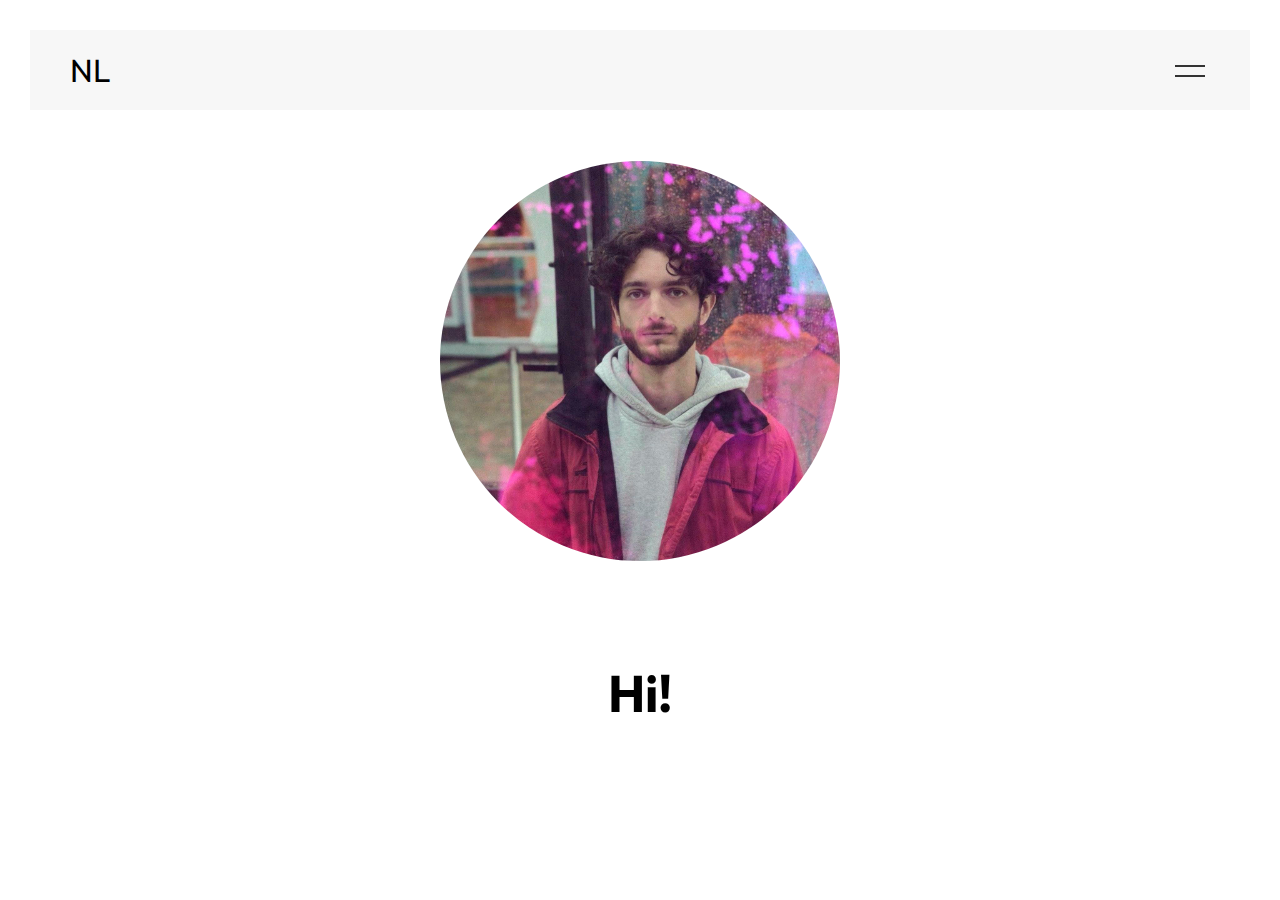
<file: index.html>
<!DOCTYPE html>
<html lang="en">
<head>
    <meta charset="UTF-8">
    <meta http-equiv="X-UA-Compatible" content="IE=edge">
    <meta name="viewport" content="width=device-width, initial-scale=1.0">
    <link rel="stylesheet" href="./styles/main.css">
    <link rel="preconnect" href="https://fonts.googleapis.com"> 
    <link rel="preconnect" href="https://fonts.gstatic.com" crossorigin>
    <link href="https://fonts.googleapis.com/css2?family=Outfit:wght@100;200;300;400;500;600;700;800;900&display=swap" rel="stylesheet"> 
    <title>Nico Leivo</title>
</head>
<body>

    <header class="header-container">
        <div class="logo text-flicker-in-glow pulsate-fwd ">NL</div>
        <nav>
            <div class="burger-selector">
                <input type="checkbox" id="btnControl">
                <label class="btn" for="btnControl">
                    <span class="arrow-menu">
                        <span class="arrow-inner">
                            <span class="burger-line line-top"></span>
                            <span class="burger-line line-bottom"></span>
                        </span>
                    </span>
                    <div class="nav-inner">
                        <ul>
                            <li><a href="./index.html">Home</a></li>
                            <li><a href="./common/about.html">About me</a></li>
                            <li><a href="/common/portfolio.html">Portfolio</a></li>
                            <li><a href="./common/music.html">Music</a></li>
                            <li><a href="./common/contact.html">Contact</a></li>
                        </ul>
                    </div>
                </label>
            </div>
        </nav>
    </header>
    <main id="home">
        <div class="img-container">
            <img src="./images/13A4F5FA-EC62-41F8-85AC-D4376A4F25BD.jpg" alt="Me" height="400px">
        </div>
        <div class="h1-container hvr-float-shadow">
            <h1 class="hvr-buzz-out">Hi!</h1>
        </div>
    </main>
    
</body>
</html>
</file>
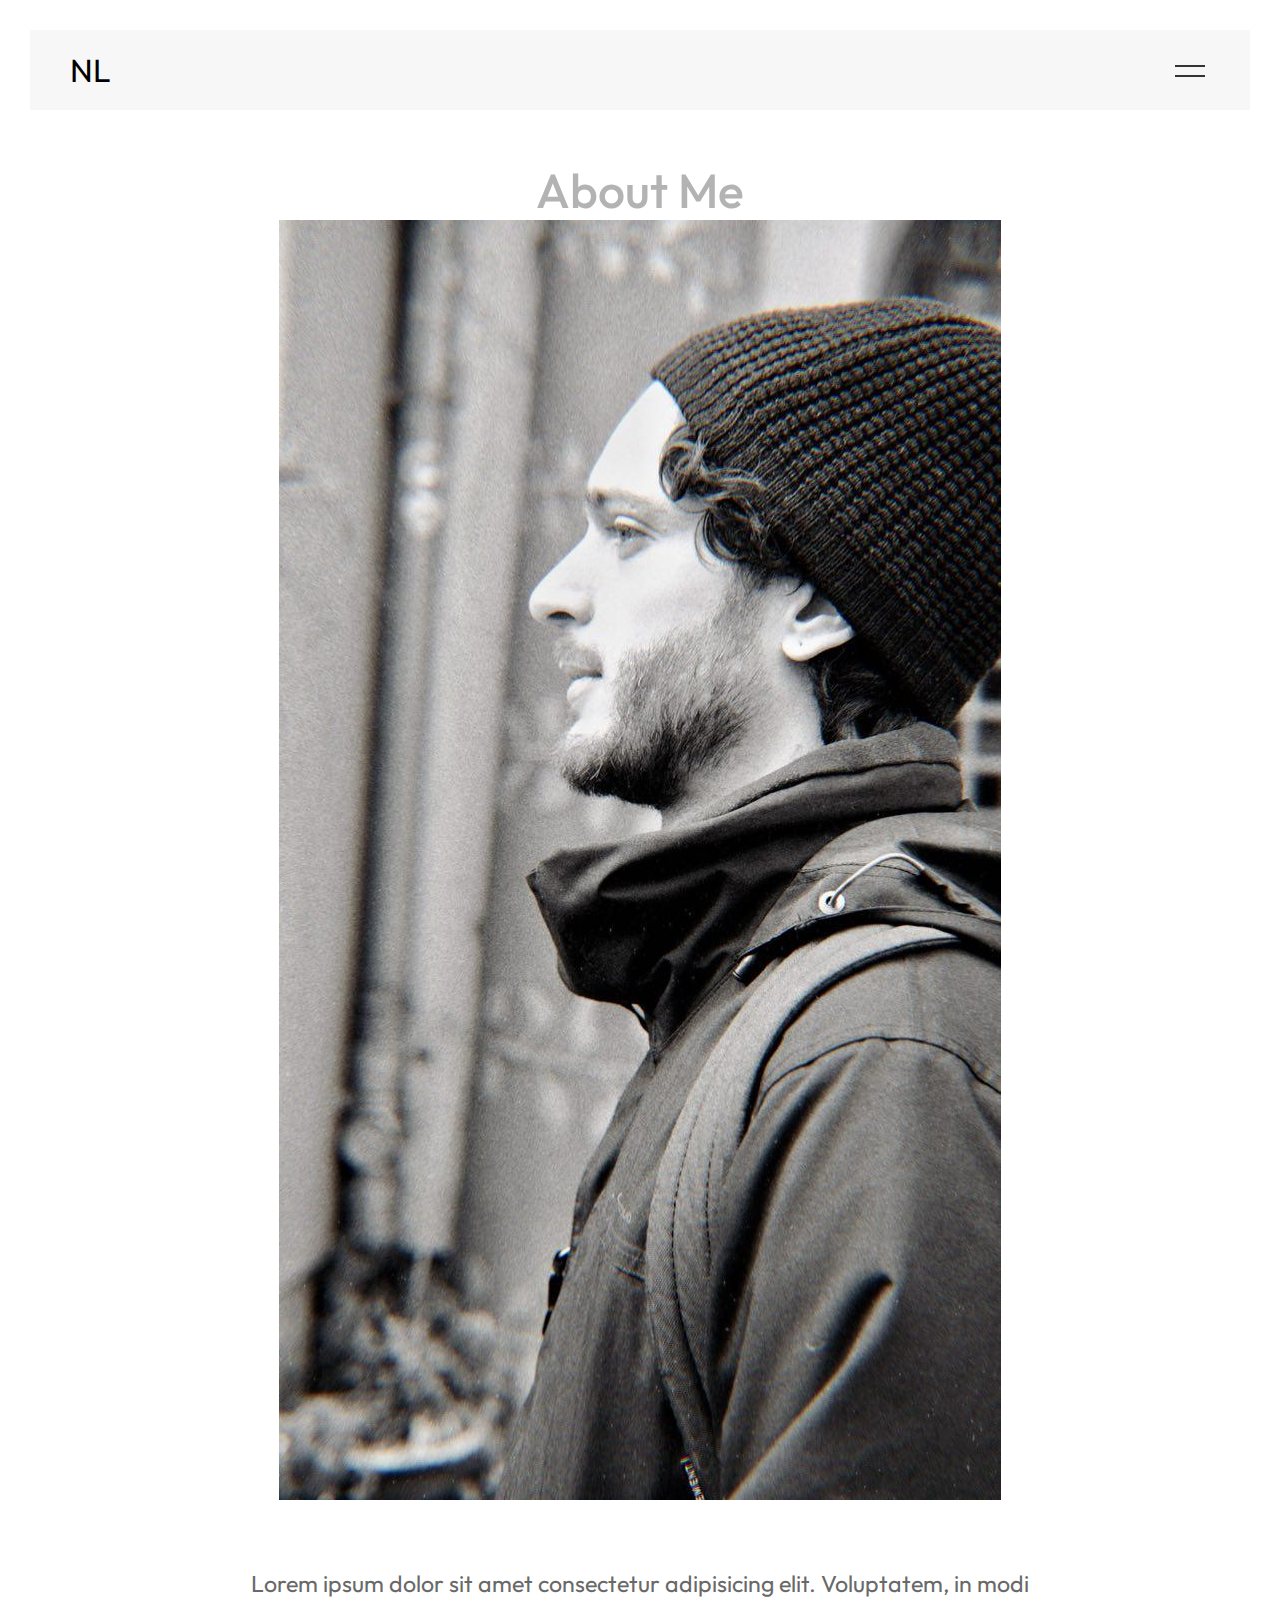
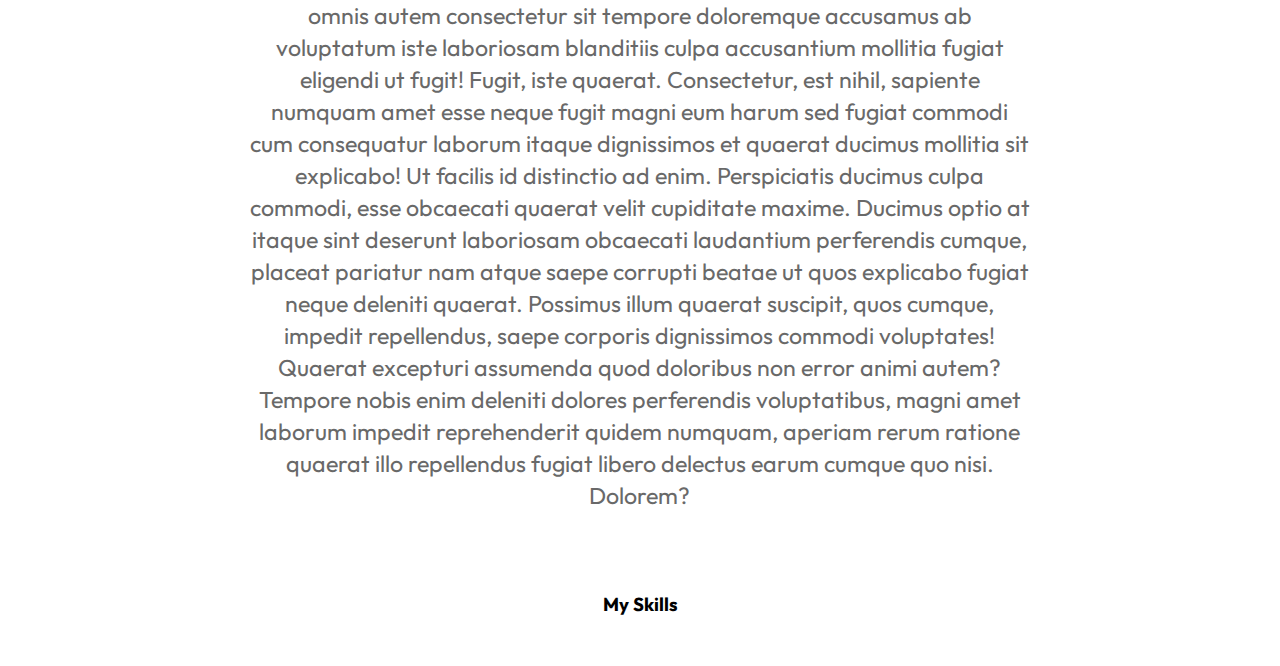
<file: common/about.html>
<!DOCTYPE html>
<html lang="en">
<head>
    <meta charset="UTF-8">
    <meta http-equiv="X-UA-Compatible" content="IE=edge">
    <meta name="viewport" content="width=device-width, initial-scale=1.0">
    <link rel="stylesheet" href="../styles/main.css">
    <link rel="preconnect" href="https://fonts.googleapis.com"> 
    <link rel="preconnect" href="https://fonts.gstatic.com" crossorigin>
    <link href="https://fonts.googleapis.com/css2?family=Outfit:wght@100;200;300;400;500;600;700;800;900&display=swap" rel="stylesheet"> 
    <title>Nico Leivo</title>
</head>
<body>

    <header class="header-container">
        <div class="logo text-flicker-in-glow pulsate-fwd ">NL</div>
        <nav>
            <div class="burger-selector">
                <input type="checkbox" id="btnControl">
                <label class="btn" for="btnControl">
                    <span class="arrow-menu">
                        <span class="arrow-inner">
                            <span class="burger-line line-top"></span>
                            <span class="burger-line line-bottom"></span>
                        </span>
                    </span>
                    <div class="nav-inner">
                        <ul>
                            <li><a href="../index.html">Home</a></li>
                            <li><a href="./about.html">About me</a></li>
                            <li><a href="./portfolio.html">Portfolio</a></li>
                            <li><a href="./music.html">Music</a></li>
                            <li><a href="./contact.html">Contact</a></li>
                        </ul>
                    </div>
                </label>
            </div>
        </nav>
    </header>
    <section id="about">
        <div class="h2-container">
            <h2>About Me</h2>
        </div>
        <div class="about-img"><img src="../images/photo_2021-11-12_14-32-15.jpg" alt="Me"></div>
        <div class="text-container"><div class="about-text">Lorem ipsum dolor sit amet consectetur adipisicing elit. Voluptatem, in modi omnis autem consectetur sit tempore doloremque accusamus ab voluptatum iste laboriosam blanditiis culpa accusantium mollitia fugiat eligendi ut fugit! Fugit, iste quaerat. Consectetur, est nihil, sapiente numquam amet esse neque fugit magni eum harum sed fugiat commodi cum consequatur laborum itaque dignissimos et quaerat ducimus mollitia sit explicabo! Ut facilis id distinctio ad enim. Perspiciatis ducimus culpa commodi, esse obcaecati quaerat velit cupiditate maxime. Ducimus optio at itaque sint deserunt laboriosam obcaecati laudantium perferendis cumque, placeat pariatur nam atque saepe corrupti beatae ut quos explicabo fugiat neque deleniti quaerat. Possimus illum quaerat suscipit, quos cumque, impedit repellendus, saepe corporis dignissimos commodi voluptates! Quaerat excepturi assumenda quod doloribus non error animi autem? Tempore nobis enim deleniti dolores perferendis voluptatibus, magni amet laborum impedit reprehenderit quidem numquam, aperiam rerum ratione quaerat illo repellendus fugiat libero delectus earum cumque quo nisi. Dolorem?</div></div>

        <div class="skill-container">
            <h3>My Skills</h3>
            <div class="icon-container">
                <div><i class="fab fa-html5"></i></div>
                <div><i class="fab fa-css3"></i></div>
                <div><i class="fab fa-sass"></i></div>
                <div><i class="fab fa-github"></i></div>
                <div><i class="fab fa-js"></i></div>
                <div><i class="fab fa-php"></i></div>
            </div>
        </div>
    </section>
    
</body>
</html>
</file>
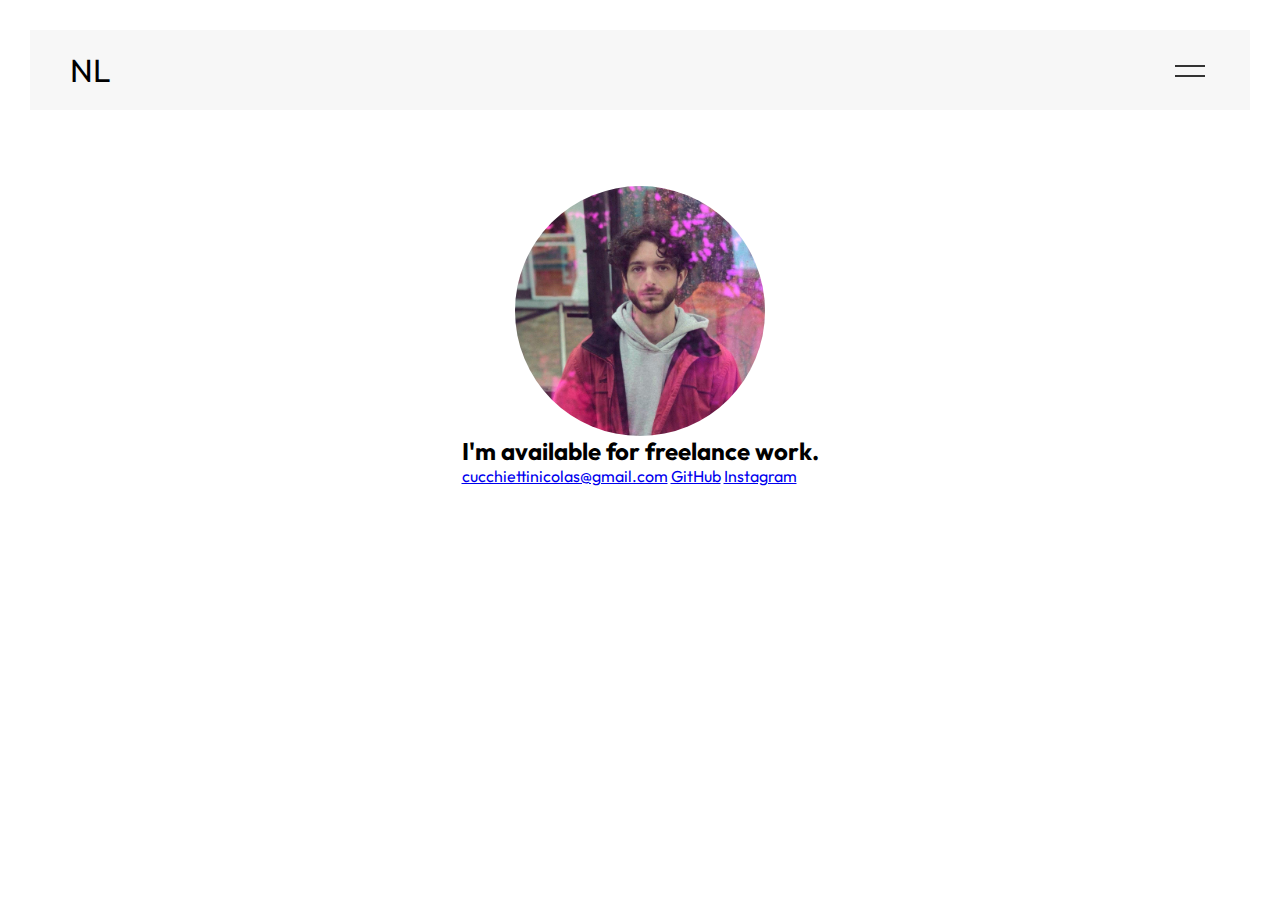
<file: common/contact.html>
<!DOCTYPE html>
<html lang="en">
<head>
    <meta charset="UTF-8">
    <meta http-equiv="X-UA-Compatible" content="IE=edge">
    <meta name="viewport" content="width=device-width, initial-scale=1.0">
    <link rel="stylesheet" href="../styles/main.css">
    <link rel="preconnect" href="https://fonts.googleapis.com"> 
    <link rel="preconnect" href="https://fonts.gstatic.com" crossorigin>
    <link href="https://fonts.googleapis.com/css2?family=Outfit:wght@100;200;300;400;500;600;700;800;900&display=swap" rel="stylesheet"> 
    <title>Nico Leivo</title>
</head>
<body>

    <header class="header-container">
        <div class="logo text-flicker-in-glow pulsate-fwd ">NL</div>
        <nav>
            <div class="burger-selector">
                <input type="checkbox" id="btnControl">
                <label class="btn" for="btnControl">
                    <span class="arrow-menu">
                        <span class="arrow-inner">
                            <span class="burger-line line-top"></span>
                            <span class="burger-line line-bottom"></span>
                        </span>
                    </span>
                    <div class="nav-inner">
                        <ul>
                            <li><a href="../index.html">Home</a></li>
                            <li><a href="./about.html">About me</a></li>
                            <li><a href="./portfolio.html">Portfolio</a></li>
                            <li><a href="./music.html">Music</a></li>
                            <li><a href="./contact.html">Contact</a></li>
                        </ul>
                    </div>
                </label>
            </div>
        </nav>
    </header>
    <section id="contact">
        <div class="img-container">
            <img src="../images/13A4F5FA-EC62-41F8-85AC-D4376A4F25BD.jpg" alt="Me" height="250px">
        </div>
        <div class="contact-container">
            <h2>I'm available for freelance work.</h2>
            <a href="mailto:cucchiettinicolas@gmail.com" target="_blank">cucchiettinicolas@gmail.com</a>
            <a href="https://github.com/nicoleivo" class="github" target="_blank">GitHub</a>
            <a href="https://instagram.com/_leivo" class="instagram" target="_blank">Instagram</a>
        </div>
    </section>
    
</body>
</html>
</file>
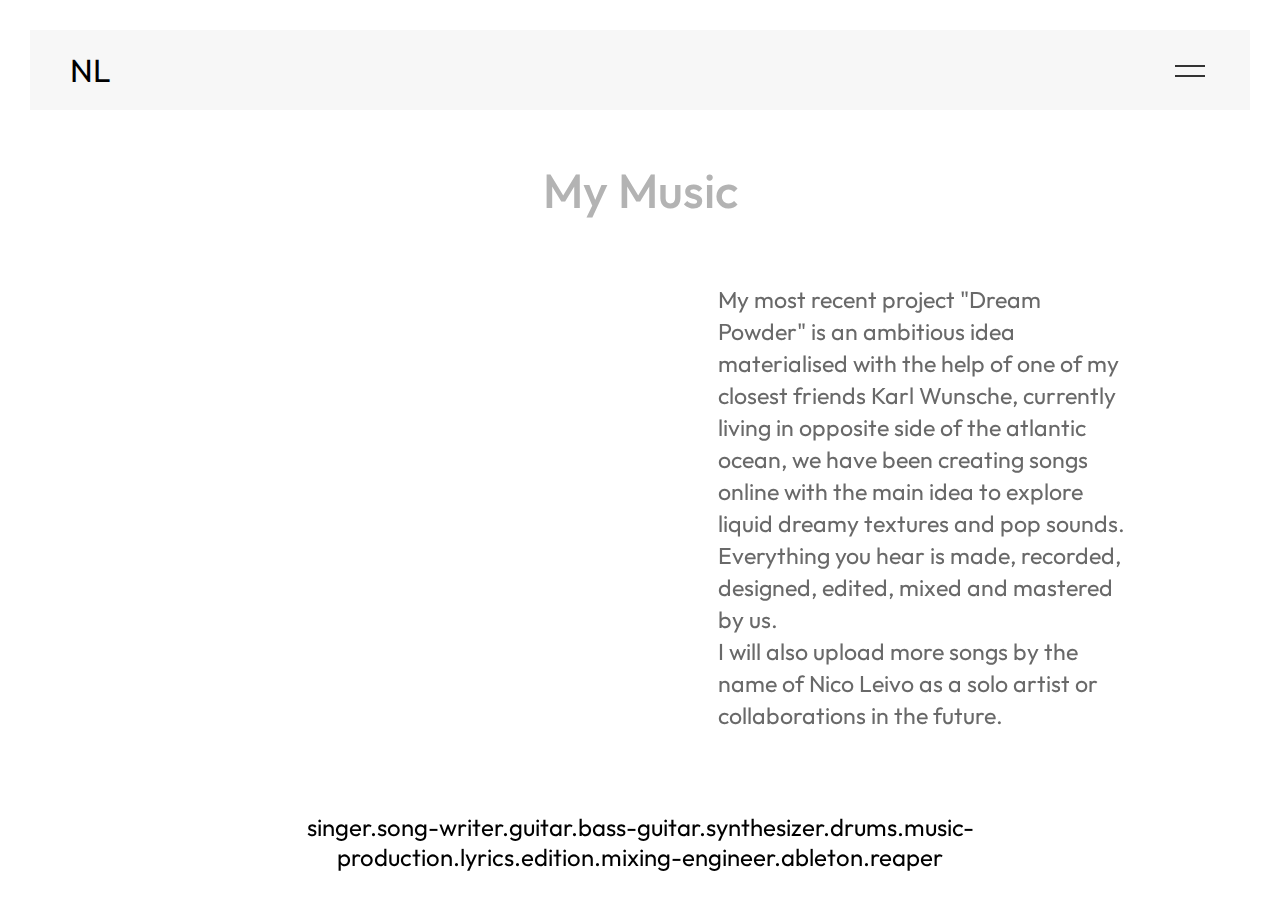
<file: common/music.html>
<!DOCTYPE html>
<html lang="en">
<head>
    <meta charset="UTF-8">
    <meta http-equiv="X-UA-Compatible" content="IE=edge">
    <meta name="viewport" content="width=device-width, initial-scale=1.0">
    <link rel="stylesheet" href="../styles/main.css">
    <link rel="preconnect" href="https://fonts.googleapis.com"> 
    <link rel="preconnect" href="https://fonts.gstatic.com" crossorigin>
    <link href="https://fonts.googleapis.com/css2?family=Outfit:wght@100;200;300;400;500;600;700;800;900&display=swap" rel="stylesheet"> 
    <title>Nico Leivo</title>
</head>
<body>

    <header class="header-container">
        <div class="logo text-flicker-in-glow pulsate-fwd ">NL</div>
        <nav>
            <div class="burger-selector">
                <input type="checkbox" id="btnControl">
                <label class="btn" for="btnControl">
                    <span class="arrow-menu">
                        <span class="arrow-inner">
                            <span class="burger-line line-top"></span>
                            <span class="burger-line line-bottom"></span>
                        </span>
                    </span>
                    <div class="nav-inner">
                        <ul>
                            <li><a href="../index.html">Home</a></li>
                            <li><a href="./about.html">About me</a></li>
                            <li><a href="./portfolio.html">Portfolio</a></li>
                            <li><a href="./music.html">Music</a></li>
                            <li><a href="./contact.html">Contact</a></li>
                        </ul>
                    </div>
                </label>
            </div>
        </nav>
    </header>
    <section id="music">
        <div class="h2-container">
            <h2>My Music</h2>
        </div>
        <div class="spotify">
            <iframe style="border-radius:12px" src="https://open.spotify.com/embed/playlist/6ePrOsfs9dS87LOhkZiloP?utm_source=generator&theme=0" width="100%" height="280" frameBorder="0" allowfullscreen="" allow="autoplay; clipboard-write; encrypted-media; fullscreen; picture-in-picture"></iframe>
            <div class="music-text1">
                <p>My most recent project "Dream Powder" is an ambitious idea materialised with the help of one of my closest friends Karl Wunsche, currently living in opposite side of the atlantic ocean, we have been creating songs online with the main idea to explore liquid dreamy textures and pop sounds. Everything you hear is made, recorded, designed, edited, mixed and mastered by us.</p>
                <p>I will also upload more songs by the name of Nico Leivo as a solo artist or collaborations in the future.</p>
            </div>
        </div>
        <div class="music-skills">
            <p class="skill-text">singer.song-writer.guitar.bass-guitar.synthesizer.drums.music-production.lyrics.edition.mixing-engineer.ableton.reaper</p>
        </div>
    </section>
    
</body>
</html>
</file>
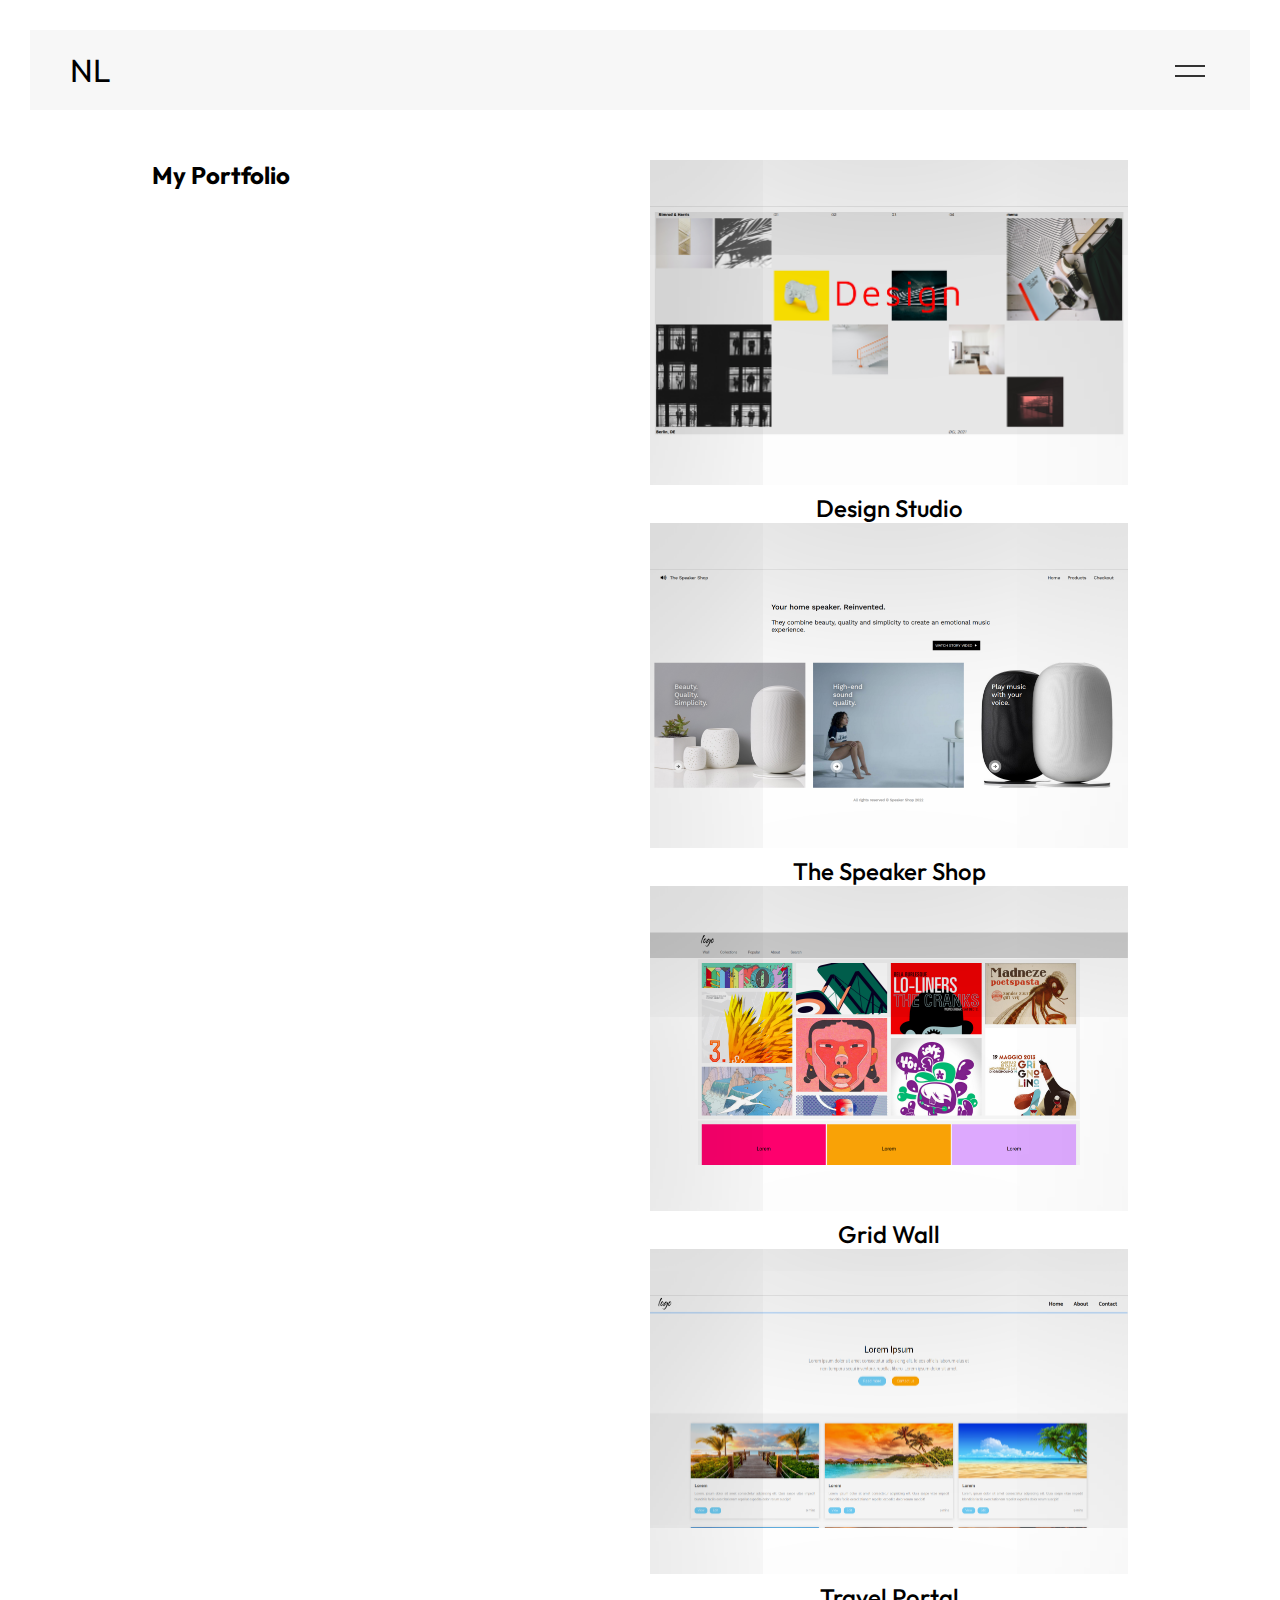
<file: common/portfolio.html>
<!DOCTYPE html>
<html lang="en">
<head>
    <meta charset="UTF-8">
    <meta http-equiv="X-UA-Compatible" content="IE=edge">
    <meta name="viewport" content="width=device-width, initial-scale=1.0">
    <link rel="stylesheet" href="../styles/main.css">
    <link rel="preconnect" href="https://fonts.googleapis.com"> 
    <link rel="preconnect" href="https://fonts.gstatic.com" crossorigin>
    <link href="https://fonts.googleapis.com/css2?family=Outfit:wght@100;200;300;400;500;600;700;800;900&display=swap" rel="stylesheet"> 
    <title>Portfolio</title>
</head>
<body>

    <header class="header-container">
        <div class="logo text-flicker-in-glow pulsate-fwd">NL</div>
        <nav>
            <div class="burger-selector">
                <input type="checkbox" id="btnControl">
                <label class="btn" for="btnControl">
                    <span class="arrow-menu">
                        <span class="arrow-inner">
                            <span class="burger-line line-top"></span>
                            <span class="burger-line line-bottom"></span>
                        </span>
                    </span>
                    <div class="nav-inner">
                        <ul>
                            <li><a href="../index.html">Home</a></li>
                            <li><a href="./about.html">About me</a></li>
                            <li><a href="./portfolio.html">Portfolio</a></li>
                            <li><a href="./music.html">Music</a></li>
                            <li><a href="./contact.html">Contact</a></li>
                        </ul>
                    </div>
                </label>
            </div>
        </nav>
    </header>
    <section id="portfolio">
        <h2 class="h2-container">My Portfolio</h2>
        <div class="portfolio-container">
            <div class="box">
                <a href="#">
                    <div class="web-img design-img"></div>
                    <h3>Design Studio</h3> 
                </a>
            </div>
            <div class="box">
                <a href="#">
                    <div class="web-img speaker-img"></div>
                    <h3>The Speaker Shop</h3> 
                </a>
            </div>
            <div class="box">
                <a href="#">
                    <div class="web-img wall-img"></div>
                    <h3>Grid Wall</h3> 
                </a>
            </div>
            <div class="box">
                <a href="#">
                    <div class="web-img travel-img"></div>
                    <h3>Travel Portal</h3>
                </a>
            </div>
        </div>
    </section>
    
</body>
</html>
</file>
<file: styles/main.css>
*, *::before, *::after {
  -webkit-box-sizing: border-box;
          box-sizing: border-box;
  margin: 0;
  padding: 0;
  -webkit-font-smoothing: antialiased;
  -moz-osx-font-smoothing: grayscale;
}

:root {
  font-size: 62,5%;
}

body {
  font-family: 'Outfit', sans-serif;
  padding: 30px 30px 0 30px;
  width: 100%;
}

.header-container {
  background-color: #f7f7f7;
  display: -webkit-box;
  display: -ms-flexbox;
  display: flex;
  -webkit-box-pack: justify;
      -ms-flex-pack: justify;
          justify-content: space-between;
  -webkit-box-align: center;
      -ms-flex-align: center;
          align-items: center;
  font-size: 2rem;
  padding: 0   20px;
  width: 100%;
  position: -webkit-sticky;
  position: sticky;
  top: 0;
}

.header-container .logo {
  padding-left: 20px;
}

.header-container nav {
  overflow-x: hidden;
  width: 43.5rem;
  display: -webkit-box;
  display: -ms-flexbox;
  display: flex;
  -webkit-box-pack: end;
      -ms-flex-pack: end;
          justify-content: flex-end;
}

.header-container nav .burger-selector {
  display: -webkit-box;
  display: -ms-flexbox;
  display: flex;
  -webkit-box-align: center;
      -ms-flex-align: center;
          align-items: center;
  -webkit-box-pack: center;
      -ms-flex-pack: center;
          justify-content: center;
  position: relative;
  cursor: pointer;
  height: 80px;
  width: 80px;
}

.header-container nav .burger-selector:hover .arrow-menu .arrow-inner .line-top {
  -webkit-transform: translateY(10px);
          transform: translateY(10px);
  -webkit-transition: all 0.2s;
  transition: all 0.2s;
  background: #b3b3b3;
}

.header-container nav .burger-selector:hover .arrow-menu .arrow-inner .line-bottom {
  -webkit-transform: translateY(-10px);
          transform: translateY(-10px);
  -webkit-transition: all 0.2s;
  transition: all 0.2s;
  background: #b3b3b3;
}

.header-container nav .burger-selector #btnControl {
  position: absolute;
  height: 40px;
  width: 40px;
  opacity: 0;
  cursor: pointer;
}

.header-container nav .burger-selector #btnControl:checked + label .nav-inner {
  display: block;
  -webkit-animation: slide-in-blurred-right 0.6s cubic-bezier(0.23, 1, 0.32, 1) both;
          animation: slide-in-blurred-right 0.6s cubic-bezier(0.23, 1, 0.32, 1) both;
}

.header-container nav .burger-selector #btnControl:checked + label .nav-inner ul li a {
  cursor: pointer;
  display: block;
}

.header-container nav .burger-selector label .arrow-menu {
  display: -webkit-box;
  display: -ms-flexbox;
  display: flex;
  -webkit-box-align: center;
      -ms-flex-align: center;
          align-items: center;
  -webkit-box-pack: center;
      -ms-flex-pack: center;
          justify-content: center;
  position: relative;
}

.header-container nav .burger-selector label .arrow-menu .arrow-inner {
  display: -webkit-box;
  display: -ms-flexbox;
  display: flex;
  -webkit-box-align: center;
      -ms-flex-align: center;
          align-items: center;
  -webkit-box-pack: center;
      -ms-flex-pack: center;
          justify-content: center;
  position: relative;
}

.header-container nav .burger-selector label .arrow-menu .arrow-inner .burger-line {
  position: absolute;
  width: 30px;
  height: 2px;
  background-color: #333;
}

.header-container nav .burger-selector label .arrow-menu .arrow-inner .line-top {
  top: -5px;
  -webkit-transition: background 1s;
  transition: background 1s;
}

.header-container nav .burger-selector label .arrow-menu .arrow-inner .line-bottom {
  top: 5px;
  -webkit-transition: background 1s;
  transition: background 1s;
}

.header-container nav .burger-selector .nav-inner {
  position: relative;
  -webkit-transition: all 1s;
  transition: all 1s;
  -webkit-animation: slide-out-blurred-right 0.45s cubic-bezier(0.755, 0.05, 0.855, 0.06) both;
          animation: slide-out-blurred-right 0.45s cubic-bezier(0.755, 0.05, 0.855, 0.06) both;
}

.header-container nav .burger-selector .nav-inner ul {
  display: -webkit-box;
  display: -ms-flexbox;
  display: flex;
  -webkit-box-align: center;
      -ms-flex-align: center;
          align-items: center;
  -webkit-box-pack: center;
      -ms-flex-pack: center;
          justify-content: center;
  list-style-type: none;
  -webkit-box-orient: horizontal;
  -webkit-box-direction: normal;
      -ms-flex-direction: row;
          flex-direction: row;
  -ms-flex-wrap: wrap;
      flex-wrap: wrap;
  width: 40rem;
  position: absolute;
  right: 1vw;
  top: -1.65vw;
}

.header-container nav .burger-selector .nav-inner ul li {
  display: -webkit-box;
  display: -ms-flexbox;
  display: flex;
  -webkit-box-align: center;
      -ms-flex-align: center;
          align-items: center;
  -webkit-box-pack: center;
      -ms-flex-pack: center;
          justify-content: center;
  position: relative;
}

.header-container nav .burger-selector .nav-inner ul li:hover a {
  color: #f9b7c1;
}

.header-container nav .burger-selector .nav-inner ul li a {
  text-decoration: none;
  padding: 1rem 1.25rem;
  font-size: 1.5rem;
  color: #beb2da;
  display: none;
}

/* HOME MAIN SECTION */
#home {
  margin: 0 auto;
  width: 80%;
  display: -webkit-box;
  display: -ms-flexbox;
  display: flex;
  -webkit-box-orient: vertical;
  -webkit-box-direction: normal;
      -ms-flex-direction: column;
          flex-direction: column;
  -webkit-box-align: center;
      -ms-flex-align: center;
          align-items: center;
}

#home .img-container {
  width: 100%;
  display: -webkit-box;
  display: -ms-flexbox;
  display: flex;
  -webkit-box-pack: center;
      -ms-flex-pack: center;
          justify-content: center;
}

#home img {
  margin-top: 4vw;
  border-radius: 50%;
}

#home .h1-container {
  margin: 100px auto 0;
}

#home h1 {
  font-size: clamp(3rem, 4vw, 4rem);
}

/* ABOUT MAIN SECTION */
#about {
  margin: 3.125rem auto;
  width: 80%;
  display: -webkit-box;
  display: -ms-flexbox;
  display: flex;
  -webkit-box-align: center;
      -ms-flex-align: center;
          align-items: center;
  -webkit-box-orient: vertical;
  -webkit-box-direction: normal;
      -ms-flex-direction: column;
          flex-direction: column;
}

#about .h2-container {
  display: -webkit-box;
  display: -ms-flexbox;
  display: flex;
  -webkit-box-align: center;
      -ms-flex-align: center;
          align-items: center;
  -webkit-box-pack: center;
      -ms-flex-pack: center;
          justify-content: center;
  position: relative;
}

#about .h2-container h2 {
  font-size: clamp(3rem, 3vw, 4rem);
  font-weight: 500;
  color: #b3b3b3;
}

#about .about-text {
  width: clamp(35rem, 80%, 75rem);
  font-size: 1.45rem;
  padding: 0;
  line-height: 2rem;
  color: dimgray;
  text-align: center;
  margin: 4rem auto 5rem;
}

/* MUSIC MAIN SECTION */
#music {
  margin: 3.125rem auto;
  width: 80%;
  display: -webkit-box;
  display: -ms-flexbox;
  display: flex;
  -webkit-box-align: center;
      -ms-flex-align: center;
          align-items: center;
  -webkit-box-orient: vertical;
  -webkit-box-direction: normal;
      -ms-flex-direction: column;
          flex-direction: column;
}

#music .h2-container {
  display: -webkit-box;
  display: -ms-flexbox;
  display: flex;
  -webkit-box-align: center;
      -ms-flex-align: center;
          align-items: center;
  -webkit-box-pack: center;
      -ms-flex-pack: center;
          justify-content: center;
  position: relative;
}

#music .h2-container h2 {
  font-size: clamp(3rem, 3vw, 4rem);
  font-weight: 500;
  color: #b3b3b3;
}

#music .spotify {
  margin: 4rem auto 5rem;
  width: 100%;
  display: -webkit-box;
  display: -ms-flexbox;
  display: flex;
  -webkit-box-pack: start;
      -ms-flex-pack: start;
          justify-content: flex-start;
}

#music .spotify iframe {
  width: clamp(30rem, 30%, 40rem);
}

#music .spotify .music-text1 {
  width: calc(45% - 1.25rem);
  margin-left: 6rem;
}

#music .spotify .music-text1 p {
  font-size: 1.45rem;
  padding: 0;
  line-height: 2rem;
  color: dimgray;
}

#music .music-skills {
  text-align: center;
}

#music .music-skills .skill-text {
  font-size: 1.5rem;
}

/* PORTFOLIO SECTION */
#portfolio {
  width: 80%;
  margin: 3.125rem auto;
  display: -ms-grid;
  display: grid;
  -ms-grid-rows: (1fr)[2];
      grid-template-rows: repeat(2, 1fr);
  -ms-grid-columns: (1fr)[2];
      grid-template-columns: repeat(2, 1fr);
  gap: 1.25rem;
}

#portfolio .box {
  width: 100%;
}

#portfolio .box a {
  text-decoration: none;
  color: black;
  text-align: center;
}

#portfolio .box a:hover .web-img {
  -webkit-box-shadow: 36px 60px 400px -53px rgba(0, 0, 0, 0) inset;
          box-shadow: 36px 60px 400px -53px rgba(0, 0, 0, 0) inset;
  -webkit-transform: scale(1.05);
          transform: scale(1.05);
  -webkit-transition: all 0.2s;
  transition: all 0.2s;
}

#portfolio .box a .web-img {
  -webkit-box-shadow: 36px 60px 400px -53px rgba(0, 0, 0, 0.31) inset;
          box-shadow: 36px 60px 400px -53px rgba(0, 0, 0, 0.31) inset;
  -webkit-transition: all 0.2s;
  transition: all 0.2s;
}

#portfolio .box a .design-img {
  width: 100%;
  height: 325px;
  background-image: url("../images/design.png");
  background-size: contain;
  background-position: center;
  background-repeat: no-repeat;
}

#portfolio .box a .speaker-img {
  width: 100%;
  height: 325px;
  background-image: url("../images/speaker.png");
  background-size: contain;
  background-position: center;
  background-repeat: no-repeat;
}

#portfolio .box a .wall-img {
  width: 100%;
  height: 325px;
  background-image: url("../images/grid.png");
  background-size: contain;
  background-position: center;
  background-repeat: no-repeat;
}

#portfolio .box a .travel-img {
  width: 100%;
  height: 325px;
  background-image: url("../images/travel.png");
  background-size: contain;
  background-position: center;
  background-repeat: no-repeat;
}

#portfolio .box a h3 {
  font-size: 1.5rem;
  font-weight: 500;
  margin-top: 0.5rem;
}

/* CONTACT SECTION */
#contact {
  margin: 3.125rem auto;
  width: 80%;
  display: -webkit-box;
  display: -ms-flexbox;
  display: flex;
  -webkit-box-align: center;
      -ms-flex-align: center;
          align-items: center;
  -webkit-box-orient: vertical;
  -webkit-box-direction: normal;
      -ms-flex-direction: column;
          flex-direction: column;
}

#contact .img-container {
  width: 100%;
  display: -webkit-box;
  display: -ms-flexbox;
  display: flex;
  -webkit-box-pack: center;
      -ms-flex-pack: center;
          justify-content: center;
}

#contact img {
  margin-top: 2vw;
  border-radius: 50%;
}

/* ANIMATION */
/* Buzz Out */
@-webkit-keyframes hvr-buzz-out {
  10% {
    -webkit-transform: translateX(3px) rotate(2deg);
            transform: translateX(3px) rotate(2deg);
  }
  20% {
    -webkit-transform: translateX(-3px) rotate(-2deg);
            transform: translateX(-3px) rotate(-2deg);
  }
  30% {
    -webkit-transform: translateX(3px) rotate(2deg);
            transform: translateX(3px) rotate(2deg);
  }
  40% {
    -webkit-transform: translateX(-3px) rotate(-2deg);
            transform: translateX(-3px) rotate(-2deg);
  }
  50% {
    -webkit-transform: translateX(2px) rotate(1deg);
            transform: translateX(2px) rotate(1deg);
  }
  60% {
    -webkit-transform: translateX(-2px) rotate(-1deg);
            transform: translateX(-2px) rotate(-1deg);
  }
  70% {
    -webkit-transform: translateX(2px) rotate(1deg);
            transform: translateX(2px) rotate(1deg);
  }
  80% {
    -webkit-transform: translateX(-2px) rotate(-1deg);
            transform: translateX(-2px) rotate(-1deg);
  }
  90% {
    -webkit-transform: translateX(1px) rotate(0);
            transform: translateX(1px) rotate(0);
  }
  100% {
    -webkit-transform: translateX(-1px) rotate(0);
            transform: translateX(-1px) rotate(0);
  }
}
@keyframes hvr-buzz-out {
  10% {
    -webkit-transform: translateX(3px) rotate(2deg);
            transform: translateX(3px) rotate(2deg);
  }
  20% {
    -webkit-transform: translateX(-3px) rotate(-2deg);
            transform: translateX(-3px) rotate(-2deg);
  }
  30% {
    -webkit-transform: translateX(3px) rotate(2deg);
            transform: translateX(3px) rotate(2deg);
  }
  40% {
    -webkit-transform: translateX(-3px) rotate(-2deg);
            transform: translateX(-3px) rotate(-2deg);
  }
  50% {
    -webkit-transform: translateX(2px) rotate(1deg);
            transform: translateX(2px) rotate(1deg);
  }
  60% {
    -webkit-transform: translateX(-2px) rotate(-1deg);
            transform: translateX(-2px) rotate(-1deg);
  }
  70% {
    -webkit-transform: translateX(2px) rotate(1deg);
            transform: translateX(2px) rotate(1deg);
  }
  80% {
    -webkit-transform: translateX(-2px) rotate(-1deg);
            transform: translateX(-2px) rotate(-1deg);
  }
  90% {
    -webkit-transform: translateX(1px) rotate(0);
            transform: translateX(1px) rotate(0);
  }
  100% {
    -webkit-transform: translateX(-1px) rotate(0);
            transform: translateX(-1px) rotate(0);
  }
}

.hvr-buzz-out {
  display: inline-block;
  vertical-align: middle;
  -webkit-transform: perspective(1px) translateZ(0);
          transform: perspective(1px) translateZ(0);
  -webkit-box-shadow: 0 0 1px rgba(0, 0, 0, 0);
          box-shadow: 0 0 1px rgba(0, 0, 0, 0);
}

.hvr-buzz-out:hover, .hvr-buzz-out:focus, .hvr-buzz-out:active {
  -webkit-animation-name: hvr-buzz-out;
          animation-name: hvr-buzz-out;
  -webkit-animation-duration: 0.75s;
          animation-duration: 0.75s;
  -webkit-animation-timing-function: linear;
          animation-timing-function: linear;
  -webkit-animation-iteration-count: 1;
          animation-iteration-count: 1;
  -webkit-animation-delay: 0.2s;
          animation-delay: 0.2s;
}

/* Float Shadow */
.hvr-float-shadow {
  display: inline-block;
  vertical-align: middle;
  -webkit-transform: perspective(1px) translateZ(0);
          transform: perspective(1px) translateZ(0);
  -webkit-box-shadow: 0 0 1px rgba(0, 0, 0, 0);
          box-shadow: 0 0 1px rgba(0, 0, 0, 0);
  position: relative;
  -webkit-transition-duration: 0.3s;
          transition-duration: 0.3s;
  -webkit-transition-property: -webkit-transform;
  transition-property: -webkit-transform;
  transition-property: transform;
  transition-property: transform, -webkit-transform;
}

.hvr-float-shadow:before {
  pointer-events: none;
  position: absolute;
  z-index: -1;
  content: '';
  top: 100%;
  left: 5%;
  height: 10px;
  width: 90%;
  opacity: 0;
  background: radial-gradient(ellipse at center, rgba(0, 0, 0, 0.35) 0%, rgba(0, 0, 0, 0) 80%);
  /* W3C */
  -webkit-transition-duration: 0.3s;
          transition-duration: 0.3s;
  -webkit-transition-property: opacity, -webkit-transform;
  transition-property: opacity, -webkit-transform;
  transition-property: transform, opacity;
  transition-property: transform, opacity, -webkit-transform;
}

.hvr-float-shadow:hover, .hvr-float-shadow:focus, .hvr-float-shadow:active {
  -webkit-transform: translateY(-5px);
          transform: translateY(-5px);
  /* move the element up by 5px */
}

.hvr-float-shadow:hover:before, .hvr-float-shadow:focus:before, .hvr-float-shadow:active:before {
  opacity: 1;
  -webkit-transform: translateY(5px);
          transform: translateY(5px);
  /* move the element down by 5px (it will stay in place because it's attached to the element that also moves up 5px) */
}

/* NAVBAR ANIMATION */
/* SLIDES IN */
@-webkit-keyframes slide-in-blurred-right {
  0% {
    -webkit-transform: translateX(1000px) scaleX(2.5) scaleY(0.2);
            transform: translateX(1000px) scaleX(2.5) scaleY(0.2);
    -webkit-transform-origin: 0% 50%;
            transform-origin: 0% 50%;
    -webkit-filter: blur(40px);
            filter: blur(40px);
    opacity: 0;
  }
  100% {
    -webkit-transform: translateX(0) scaleY(1) scaleX(1);
            transform: translateX(0) scaleY(1) scaleX(1);
    -webkit-transform-origin: 50% 50%;
            transform-origin: 50% 50%;
    -webkit-filter: blur(0);
            filter: blur(0);
    opacity: 1;
  }
}
@keyframes slide-in-blurred-right {
  0% {
    -webkit-transform: translateX(1000px) scaleX(2.5) scaleY(0.2);
            transform: translateX(1000px) scaleX(2.5) scaleY(0.2);
    -webkit-transform-origin: 0% 50%;
            transform-origin: 0% 50%;
    -webkit-filter: blur(40px);
            filter: blur(40px);
    opacity: 0;
  }
  100% {
    -webkit-transform: translateX(0) scaleY(1) scaleX(1);
            transform: translateX(0) scaleY(1) scaleX(1);
    -webkit-transform-origin: 50% 50%;
            transform-origin: 50% 50%;
    -webkit-filter: blur(0);
            filter: blur(0);
    opacity: 1;
  }
}

/* SLIDES OUT */
@-webkit-keyframes slide-out-blurred-right {
  0% {
    -webkit-transform: translateX(0) scaleY(1) scaleX(1);
            transform: translateX(0) scaleY(1) scaleX(1);
    -webkit-transform-origin: 50% 50%;
            transform-origin: 50% 50%;
    -webkit-filter: blur(0);
            filter: blur(0);
    opacity: 1;
  }
  100% {
    -webkit-transform: translateX(1000px) scaleX(2) scaleY(0.2);
            transform: translateX(1000px) scaleX(2) scaleY(0.2);
    -webkit-transform-origin: 0% 50%;
            transform-origin: 0% 50%;
    -webkit-filter: blur(40px);
            filter: blur(40px);
    opacity: 0;
  }
}
@keyframes slide-out-blurred-right {
  0% {
    -webkit-transform: translateX(0) scaleY(1) scaleX(1);
            transform: translateX(0) scaleY(1) scaleX(1);
    -webkit-transform-origin: 50% 50%;
            transform-origin: 50% 50%;
    -webkit-filter: blur(0);
            filter: blur(0);
    opacity: 1;
  }
  100% {
    -webkit-transform: translateX(1000px) scaleX(2) scaleY(0.2);
            transform: translateX(1000px) scaleX(2) scaleY(0.2);
    -webkit-transform-origin: 0% 50%;
            transform-origin: 0% 50%;
    -webkit-filter: blur(40px);
            filter: blur(40px);
    opacity: 0;
  }
}
/*# sourceMappingURL=main.css.map */
</file>
